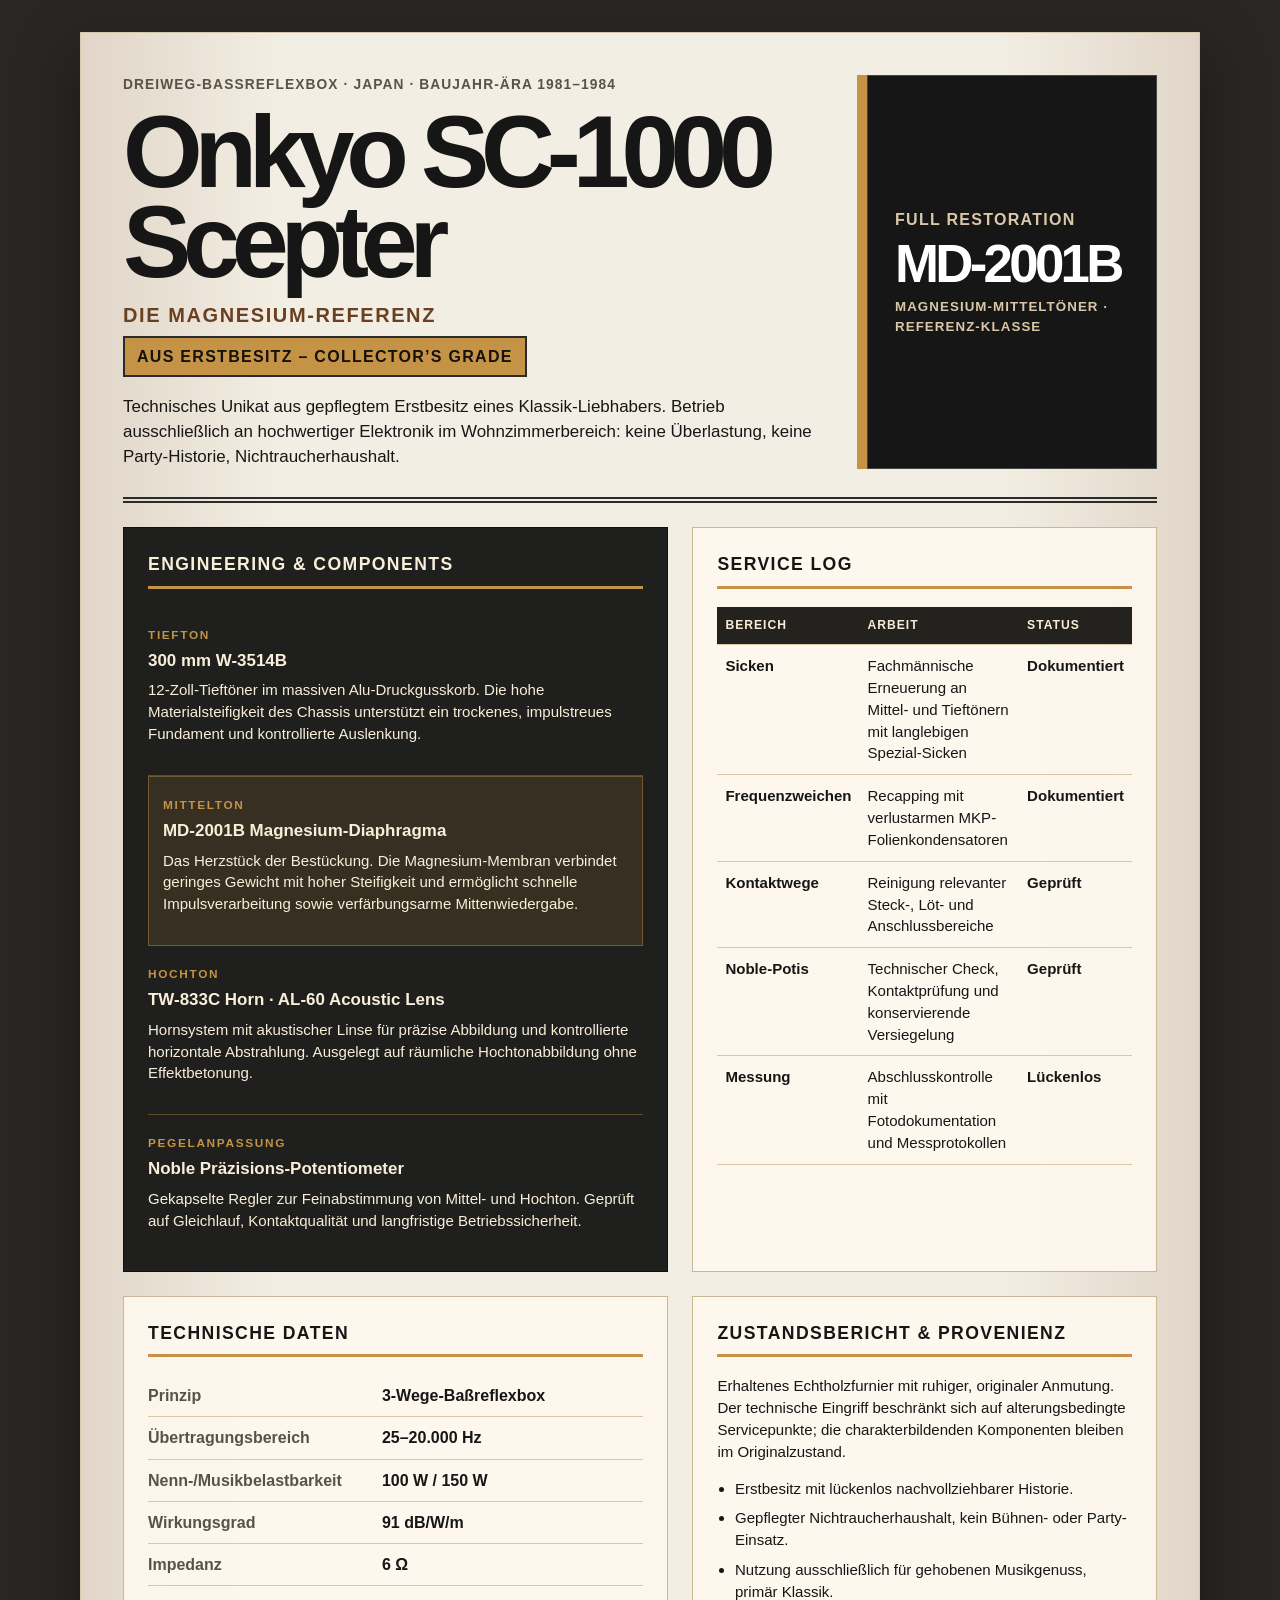
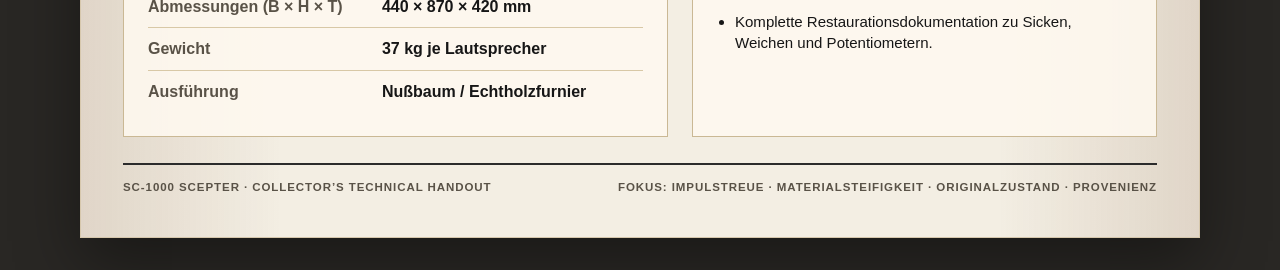
<file: index.html>
<!doctype html>
<html lang="de">
<head>
  <meta charset="utf-8">
  <meta name="viewport" content="width=device-width, initial-scale=1">
  <title>Onkyo SC-1000 Scepter | Die Magnesium-Referenz</title>
  <link rel="stylesheet" href="styles.css">
</head>
<body>
  <main class="sheet" aria-label="Technisches Datenblatt für Onkyo SC-1000 Scepter">
    <header class="hero">
      <div class="hero__copy">
        <p class="eyebrow">Dreiweg-Baßreflexbox · Japan · Baujahr-Ära 1981–1984</p>
        <h1>Onkyo SC-1000 Scepter</h1>
        <p class="subtitle">Die Magnesium-Referenz</p>
        <p class="grade">Aus Erstbesitz – Collector’s Grade</p>
        <p class="intro">
          Technisches Unikat aus gepflegtem Erstbesitz eines Klassik-Liebhabers.
          Betrieb ausschließlich an hochwertiger Elektronik im Wohnzimmerbereich:
          keine Überlastung, keine Party-Historie, Nichtraucherhaushalt.
        </p>
      </div>
      <aside class="hero__plate" aria-label="Kernmerkmale">
        <span>Full Restoration</span>
        <strong>MD-2001B</strong>
        <small>Magnesium-Mitteltöner · Referenz-Klasse</small>
      </aside>
    </header>

    <section class="grid two-col" aria-labelledby="engineering-title">
      <div class="panel panel--dark">
        <h2 id="engineering-title">Engineering &amp; Components</h2>
        <div class="component">
          <span class="component__label">Tiefton</span>
          <h3>300 mm W-3514B</h3>
          <p>
            12-Zoll-Tieftöner im massiven Alu-Druckgusskorb. Die hohe
            Materialsteifigkeit des Chassis unterstützt ein trockenes,
            impulstreues Fundament und kontrollierte Auslenkung.
          </p>
        </div>
        <div class="component component--highlight">
          <span class="component__label">Mittelton</span>
          <h3>MD-2001B Magnesium-Diaphragma</h3>
          <p>
            Das Herzstück der Bestückung. Die Magnesium-Membran verbindet
            geringes Gewicht mit hoher Steifigkeit und ermöglicht schnelle
            Impulsverarbeitung sowie verfärbungsarme Mittenwiedergabe.
          </p>
        </div>
        <div class="component">
          <span class="component__label">Hochton</span>
          <h3>TW-833C Horn · AL-60 Acoustic Lens</h3>
          <p>
            Hornsystem mit akustischer Linse für präzise Abbildung und
            kontrollierte horizontale Abstrahlung. Ausgelegt auf räumliche
            Hochtonabbildung ohne Effektbetonung.
          </p>
        </div>
        <div class="component">
          <span class="component__label">Pegelanpassung</span>
          <h3>Noble Präzisions-Potentiometer</h3>
          <p>
            Gekapselte Regler zur Feinabstimmung von Mittel- und Hochton.
            Geprüft auf Gleichlauf, Kontaktqualität und langfristige
            Betriebssicherheit.
          </p>
        </div>
      </div>

      <div class="panel">
        <h2>Service Log</h2>
        <table class="service-table">
          <thead>
            <tr>
              <th>Bereich</th>
              <th>Arbeit</th>
              <th>Status</th>
            </tr>
          </thead>
          <tbody>
            <tr>
              <td>Sicken</td>
              <td>Fachmännische Erneuerung an Mittel- und Tieftönern mit langlebigen Spezial-Sicken</td>
              <td>Dokumentiert</td>
            </tr>
            <tr>
              <td>Frequenzweichen</td>
              <td>Recapping mit verlustarmen MKP-Folienkondensatoren</td>
              <td>Dokumentiert</td>
            </tr>
            <tr>
              <td>Kontaktwege</td>
              <td>Reinigung relevanter Steck-, Löt- und Anschlussbereiche</td>
              <td>Geprüft</td>
            </tr>
            <tr>
              <td>Noble-Potis</td>
              <td>Technischer Check, Kontaktprüfung und konservierende Versiegelung</td>
              <td>Geprüft</td>
            </tr>
            <tr>
              <td>Messung</td>
              <td>Abschlusskontrolle mit Fotodokumentation und Messprotokollen</td>
              <td>Lückenlos</td>
            </tr>
          </tbody>
        </table>
      </div>
    </section>

    <section class="grid two-col bottom-row">
      <div class="panel specs" aria-labelledby="specs-title">
        <h2 id="specs-title">Technische Daten</h2>
        <dl>
          <div><dt>Prinzip</dt><dd>3-Wege-Baßreflexbox</dd></div>
          <div><dt>Übertragungsbereich</dt><dd>25–20.000 Hz</dd></div>
          <div><dt>Nenn-/Musikbelastbarkeit</dt><dd>100 W / 150 W</dd></div>
          <div><dt>Wirkungsgrad</dt><dd>91 dB/W/m</dd></div>
          <div><dt>Impedanz</dt><dd>6 Ω</dd></div>
          <div><dt>Abmessungen (B × H × T)</dt><dd>440 × 870 × 420 mm</dd></div>
          <div><dt>Gewicht</dt><dd>37 kg je Lautsprecher</dd></div>
          <div><dt>Ausführung</dt><dd>Nußbaum / Echtholzfurnier</dd></div>
        </dl>
      </div>

      <div class="panel condition" aria-labelledby="condition-title">
        <h2 id="condition-title">Zustandsbericht &amp; Provenienz</h2>
        <p>
          Erhaltenes Echtholzfurnier mit ruhiger, originaler Anmutung. Der
          technische Eingriff beschränkt sich auf alterungsbedingte Servicepunkte;
          die charakterbildenden Komponenten bleiben im Originalzustand.
        </p>
        <ul>
          <li>Erstbesitz mit lückenlos nachvollziehbarer Historie.</li>
          <li>Gepflegter Nichtraucherhaushalt, kein Bühnen- oder Party-Einsatz.</li>
          <li>Nutzung ausschließlich für gehobenen Musikgenuss, primär Klassik.</li>
          <li>Komplette Restaurationsdokumentation zu Sicken, Weichen und Potentiometern.</li>
        </ul>
      </div>
    </section>

    <footer class="footer">
      <p>SC-1000 Scepter · Collector’s Technical Handout</p>
      <p>Fokus: Impulstreue · Materialsteifigkeit · Originalzustand · Provenienz</p>
    </footer>
  </main>
</body>
</html>
</file>
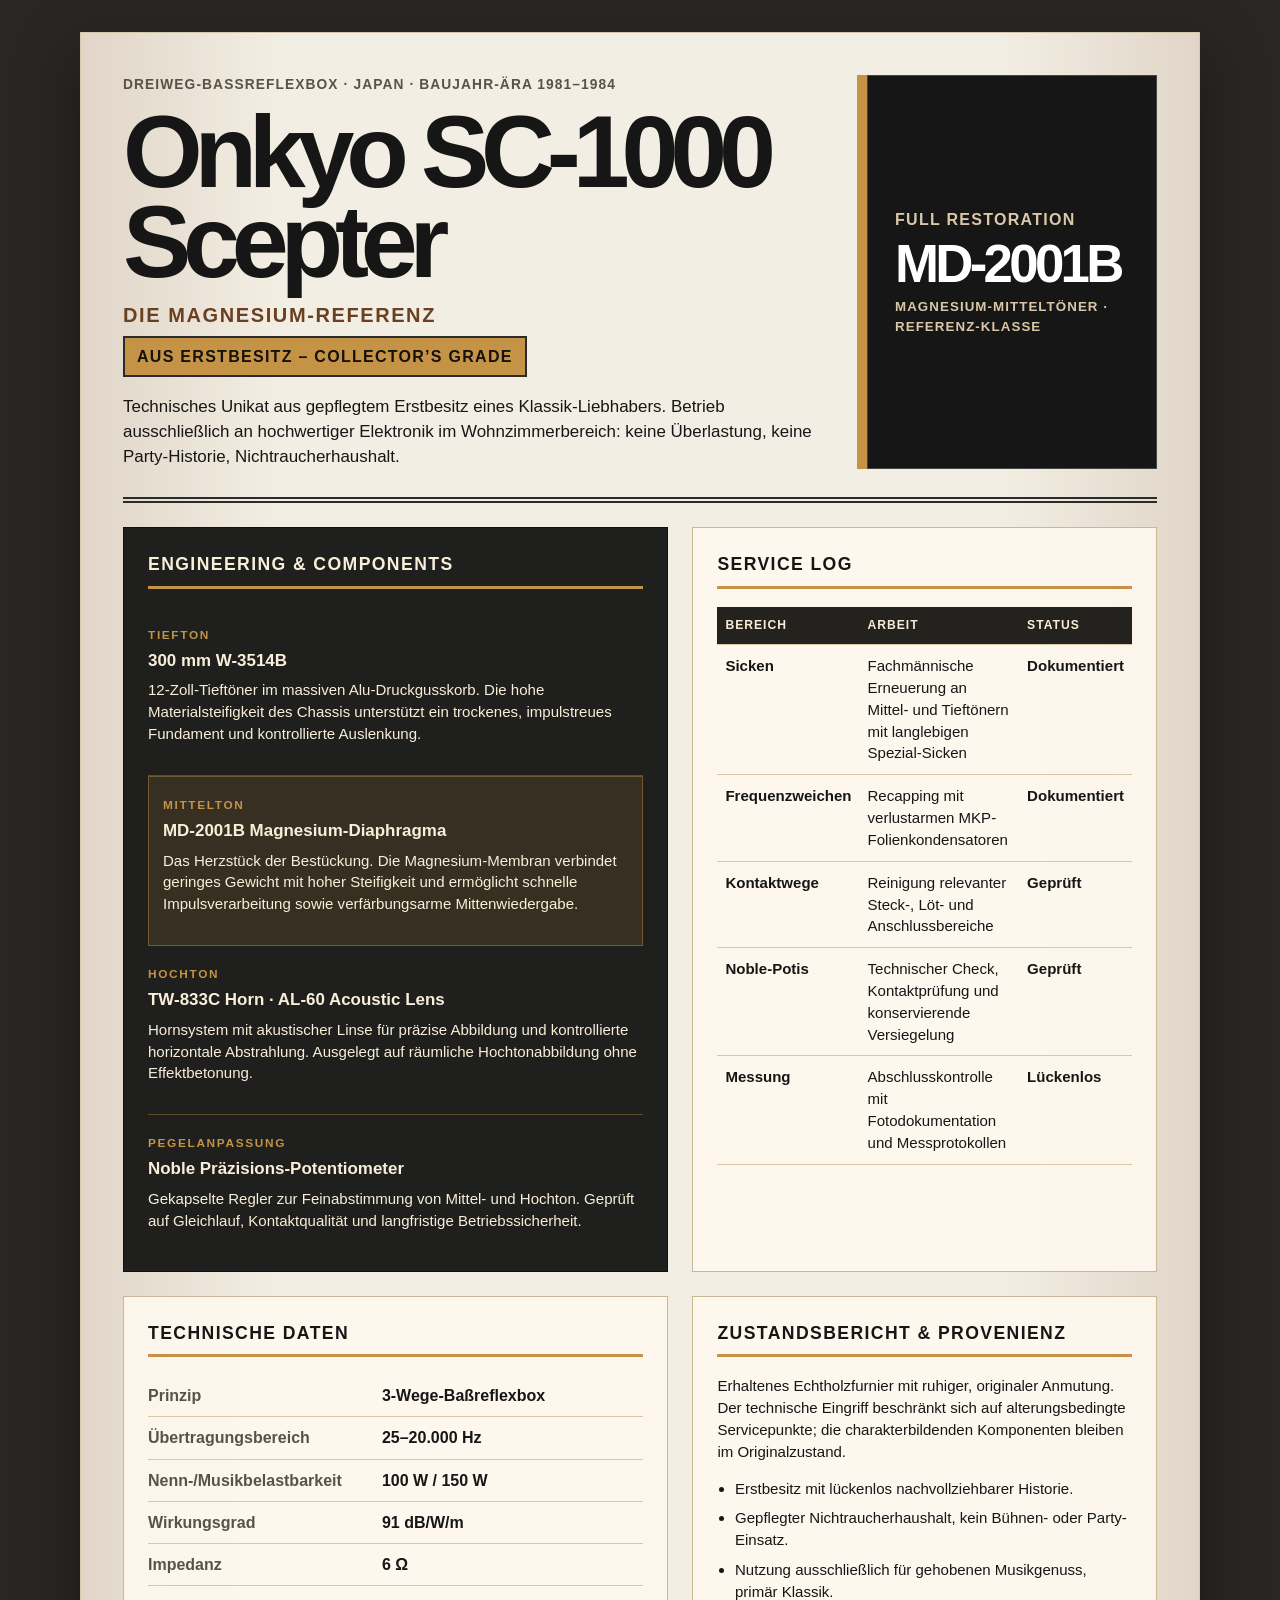
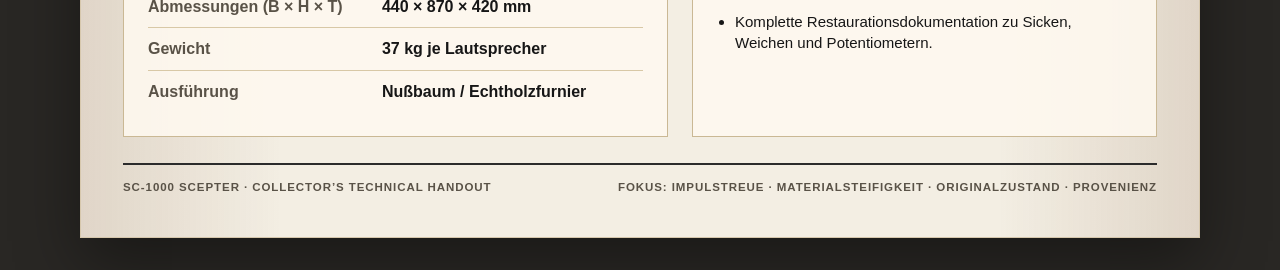
<file: onkyo-sc-1000-onepager.html>
<!doctype html>
<html lang="de">
<head>
  <meta charset="utf-8">
  <meta name="viewport" content="width=device-width, initial-scale=1">
  <title>Onkyo SC-1000 Scepter | Die Magnesium-Referenz | Einzeldatei</title>
  <style>
:root {
  --ink: #161616;
  --muted: #595247;
  --paper: #f3eee3;
  --panel: #fffaf0;
  --gold: #c49345;
  --walnut: #6b3f21;
  --rule: #2b2b2b;
}

* {
  box-sizing: border-box;
}

body {
  margin: 0;
  min-height: 100vh;
  background: #292724;
  color: var(--ink);
  font-family: "Helvetica Neue", Arial, sans-serif;
  line-height: 1.45;
}

.sheet {
  width: min(1120px, calc(100vw - 32px));
  margin: 32px auto;
  padding: 42px;
  background:
    linear-gradient(90deg, rgba(107, 63, 33, 0.14), transparent 18%, transparent 82%, rgba(107, 63, 33, 0.14)),
    var(--paper);
  border: 1px solid #d6c7ac;
  box-shadow: 0 24px 60px rgba(0, 0, 0, 0.38);
}

.hero {
  display: grid;
  grid-template-columns: 1fr 300px;
  gap: 32px;
  align-items: stretch;
  padding-bottom: 28px;
  border-bottom: 6px double var(--rule);
}

.eyebrow,
.subtitle,
.grade,
.footer {
  letter-spacing: 0.08em;
  text-transform: uppercase;
}

.eyebrow {
  margin: 0 0 12px;
  color: var(--muted);
  font-size: 0.86rem;
  font-weight: 700;
}

h1 {
  margin: 0;
  font-size: clamp(3.2rem, 8vw, 6.6rem);
  line-height: 0.88;
  letter-spacing: -0.08em;
  font-weight: 900;
}

.subtitle {
  margin: 14px 0 6px;
  color: var(--walnut);
  font-size: 1.25rem;
  font-weight: 900;
}

.grade {
  display: inline-block;
  margin: 0 0 18px;
  padding: 7px 12px;
  border: 2px solid var(--rule);
  background: var(--gold);
  color: #16110a;
  font-weight: 900;
}

.intro {
  max-width: 760px;
  margin: 0;
  font-size: 1.06rem;
}

.hero__plate {
  display: grid;
  align-content: center;
  justify-items: start;
  padding: 28px;
  background: var(--ink);
  color: #f7efe0;
  border-left: 10px solid var(--gold);
  box-shadow: inset 0 0 0 1px rgba(255, 255, 255, 0.2);
}

.hero__plate span,
.hero__plate small {
  color: #d9c8a7;
  font-weight: 700;
  text-transform: uppercase;
  letter-spacing: 0.08em;
}

.hero__plate strong {
  margin: 8px 0;
  color: #ffffff;
  font-size: 3.3rem;
  line-height: 0.95;
  letter-spacing: -0.07em;
}

.grid {
  display: grid;
  gap: 24px;
  margin-top: 24px;
}

.two-col {
  grid-template-columns: minmax(0, 1.08fr) minmax(320px, 0.92fr);
}

.panel {
  padding: 24px;
  background: rgba(255, 250, 240, 0.86);
  border: 1px solid #cab894;
}

.panel--dark {
  background: #1f1f1d;
  color: #f9efd9;
  border-color: #111;
}

h2 {
  margin: 0 0 18px;
  padding-bottom: 8px;
  border-bottom: 3px solid var(--gold);
  font-size: 1.1rem;
  letter-spacing: 0.08em;
  text-transform: uppercase;
}

.component {
  padding: 15px 0;
  border-bottom: 1px solid rgba(196, 147, 69, 0.38);
}

.component:last-child {
  border-bottom: 0;
  padding-bottom: 0;
}

.component--highlight {
  padding-inline: 14px;
  background: rgba(196, 147, 69, 0.14);
  border: 1px solid rgba(196, 147, 69, 0.42);
}

.component__label {
  color: var(--gold);
  font-size: 0.74rem;
  font-weight: 900;
  letter-spacing: 0.14em;
  text-transform: uppercase;
}

h3 {
  margin: 4px 0 6px;
  font-size: 1.06rem;
}

p {
  margin-top: 0;
}

.component p,
.condition p,
.condition li,
.service-table {
  font-size: 0.94rem;
}

.service-table {
  width: 100%;
  border-collapse: collapse;
}

.service-table th,
.service-table td {
  padding: 10px 8px;
  border-bottom: 1px solid #d8c8a6;
  vertical-align: top;
  text-align: left;
}

.service-table th {
  background: #24221e;
  color: #f8ecd6;
  font-size: 0.76rem;
  letter-spacing: 0.08em;
  text-transform: uppercase;
}

.service-table td:first-child,
.service-table td:last-child {
  font-weight: 800;
  white-space: nowrap;
}

.specs dl {
  margin: 0;
}

.specs div {
  display: grid;
  grid-template-columns: 1fr 1.2fr;
  gap: 16px;
  padding: 9px 0;
  border-bottom: 1px solid #d8c8a6;
}

.specs div:last-child {
  border-bottom: 0;
}

.specs dt {
  color: var(--muted);
  font-weight: 800;
}

.specs dd {
  margin: 0;
  font-weight: 800;
}

.condition ul {
  margin: 0;
  padding-left: 1.1rem;
}

.condition li + li {
  margin-top: 8px;
}

.footer {
  display: flex;
  justify-content: space-between;
  gap: 20px;
  margin-top: 26px;
  padding-top: 14px;
  border-top: 2px solid var(--rule);
  color: var(--muted);
  font-size: 0.72rem;
  font-weight: 900;
}

.footer p {
  margin: 0;
}

@media (max-width: 860px) {
  .sheet {
    width: 100%;
    margin: 0;
    padding: 24px;
  }

  .hero,
  .two-col {
    grid-template-columns: 1fr;
  }

  .footer {
    display: block;
  }

  .footer p + p {
    margin-top: 8px;
  }
}

@media print {
  body {
    background: #fff;
  }

  .sheet {
    width: 210mm;
    min-height: 297mm;
    margin: 0;
    box-shadow: none;
  }
}

  </style>
</head>
<body>
  <main class="sheet" aria-label="Technisches Datenblatt für Onkyo SC-1000 Scepter">
    <header class="hero">
      <div class="hero__copy">
        <p class="eyebrow">Dreiweg-Baßreflexbox · Japan · Baujahr-Ära 1981–1984</p>
        <h1>Onkyo SC-1000 Scepter</h1>
        <p class="subtitle">Die Magnesium-Referenz</p>
        <p class="grade">Aus Erstbesitz – Collector’s Grade</p>
        <p class="intro">
          Technisches Unikat aus gepflegtem Erstbesitz eines Klassik-Liebhabers.
          Betrieb ausschließlich an hochwertiger Elektronik im Wohnzimmerbereich:
          keine Überlastung, keine Party-Historie, Nichtraucherhaushalt.
        </p>
      </div>
      <aside class="hero__plate" aria-label="Kernmerkmale">
        <span>Full Restoration</span>
        <strong>MD-2001B</strong>
        <small>Magnesium-Mitteltöner · Referenz-Klasse</small>
      </aside>
    </header>

    <section class="grid two-col" aria-labelledby="engineering-title">
      <div class="panel panel--dark">
        <h2 id="engineering-title">Engineering &amp; Components</h2>
        <div class="component">
          <span class="component__label">Tiefton</span>
          <h3>300 mm W-3514B</h3>
          <p>
            12-Zoll-Tieftöner im massiven Alu-Druckgusskorb. Die hohe
            Materialsteifigkeit des Chassis unterstützt ein trockenes,
            impulstreues Fundament und kontrollierte Auslenkung.
          </p>
        </div>
        <div class="component component--highlight">
          <span class="component__label">Mittelton</span>
          <h3>MD-2001B Magnesium-Diaphragma</h3>
          <p>
            Das Herzstück der Bestückung. Die Magnesium-Membran verbindet
            geringes Gewicht mit hoher Steifigkeit und ermöglicht schnelle
            Impulsverarbeitung sowie verfärbungsarme Mittenwiedergabe.
          </p>
        </div>
        <div class="component">
          <span class="component__label">Hochton</span>
          <h3>TW-833C Horn · AL-60 Acoustic Lens</h3>
          <p>
            Hornsystem mit akustischer Linse für präzise Abbildung und
            kontrollierte horizontale Abstrahlung. Ausgelegt auf räumliche
            Hochtonabbildung ohne Effektbetonung.
          </p>
        </div>
        <div class="component">
          <span class="component__label">Pegelanpassung</span>
          <h3>Noble Präzisions-Potentiometer</h3>
          <p>
            Gekapselte Regler zur Feinabstimmung von Mittel- und Hochton.
            Geprüft auf Gleichlauf, Kontaktqualität und langfristige
            Betriebssicherheit.
          </p>
        </div>
      </div>

      <div class="panel">
        <h2>Service Log</h2>
        <table class="service-table">
          <thead>
            <tr>
              <th>Bereich</th>
              <th>Arbeit</th>
              <th>Status</th>
            </tr>
          </thead>
          <tbody>
            <tr>
              <td>Sicken</td>
              <td>Fachmännische Erneuerung an Mittel- und Tieftönern mit langlebigen Spezial-Sicken</td>
              <td>Dokumentiert</td>
            </tr>
            <tr>
              <td>Frequenzweichen</td>
              <td>Recapping mit verlustarmen MKP-Folienkondensatoren</td>
              <td>Dokumentiert</td>
            </tr>
            <tr>
              <td>Kontaktwege</td>
              <td>Reinigung relevanter Steck-, Löt- und Anschlussbereiche</td>
              <td>Geprüft</td>
            </tr>
            <tr>
              <td>Noble-Potis</td>
              <td>Technischer Check, Kontaktprüfung und konservierende Versiegelung</td>
              <td>Geprüft</td>
            </tr>
            <tr>
              <td>Messung</td>
              <td>Abschlusskontrolle mit Fotodokumentation und Messprotokollen</td>
              <td>Lückenlos</td>
            </tr>
          </tbody>
        </table>
      </div>
    </section>

    <section class="grid two-col bottom-row">
      <div class="panel specs" aria-labelledby="specs-title">
        <h2 id="specs-title">Technische Daten</h2>
        <dl>
          <div><dt>Prinzip</dt><dd>3-Wege-Baßreflexbox</dd></div>
          <div><dt>Übertragungsbereich</dt><dd>25–20.000 Hz</dd></div>
          <div><dt>Nenn-/Musikbelastbarkeit</dt><dd>100 W / 150 W</dd></div>
          <div><dt>Wirkungsgrad</dt><dd>91 dB/W/m</dd></div>
          <div><dt>Impedanz</dt><dd>6 Ω</dd></div>
          <div><dt>Abmessungen (B × H × T)</dt><dd>440 × 870 × 420 mm</dd></div>
          <div><dt>Gewicht</dt><dd>37 kg je Lautsprecher</dd></div>
          <div><dt>Ausführung</dt><dd>Nußbaum / Echtholzfurnier</dd></div>
        </dl>
      </div>

      <div class="panel condition" aria-labelledby="condition-title">
        <h2 id="condition-title">Zustandsbericht &amp; Provenienz</h2>
        <p>
          Erhaltenes Echtholzfurnier mit ruhiger, originaler Anmutung. Der
          technische Eingriff beschränkt sich auf alterungsbedingte Servicepunkte;
          die charakterbildenden Komponenten bleiben im Originalzustand.
        </p>
        <ul>
          <li>Erstbesitz mit lückenlos nachvollziehbarer Historie.</li>
          <li>Gepflegter Nichtraucherhaushalt, kein Bühnen- oder Party-Einsatz.</li>
          <li>Nutzung ausschließlich für gehobenen Musikgenuss, primär Klassik.</li>
          <li>Komplette Restaurationsdokumentation zu Sicken, Weichen und Potentiometern.</li>
        </ul>
      </div>
    </section>

    <footer class="footer">
      <p>SC-1000 Scepter · Collector’s Technical Handout</p>
      <p>Fokus: Impulstreue · Materialsteifigkeit · Originalzustand · Provenienz</p>
    </footer>
  </main>
</body>
</html>
</file>
<file: styles.css>
:root {
  --ink: #161616;
  --muted: #595247;
  --paper: #f3eee3;
  --panel: #fffaf0;
  --gold: #c49345;
  --walnut: #6b3f21;
  --rule: #2b2b2b;
}

* {
  box-sizing: border-box;
}

body {
  margin: 0;
  min-height: 100vh;
  background: #292724;
  color: var(--ink);
  font-family: "Helvetica Neue", Arial, sans-serif;
  line-height: 1.45;
}

.sheet {
  width: min(1120px, calc(100vw - 32px));
  margin: 32px auto;
  padding: 42px;
  background:
    linear-gradient(90deg, rgba(107, 63, 33, 0.14), transparent 18%, transparent 82%, rgba(107, 63, 33, 0.14)),
    var(--paper);
  border: 1px solid #d6c7ac;
  box-shadow: 0 24px 60px rgba(0, 0, 0, 0.38);
}

.hero {
  display: grid;
  grid-template-columns: 1fr 300px;
  gap: 32px;
  align-items: stretch;
  padding-bottom: 28px;
  border-bottom: 6px double var(--rule);
}

.eyebrow,
.subtitle,
.grade,
.footer {
  letter-spacing: 0.08em;
  text-transform: uppercase;
}

.eyebrow {
  margin: 0 0 12px;
  color: var(--muted);
  font-size: 0.86rem;
  font-weight: 700;
}

h1 {
  margin: 0;
  font-size: clamp(3.2rem, 8vw, 6.6rem);
  line-height: 0.88;
  letter-spacing: -0.08em;
  font-weight: 900;
}

.subtitle {
  margin: 14px 0 6px;
  color: var(--walnut);
  font-size: 1.25rem;
  font-weight: 900;
}

.grade {
  display: inline-block;
  margin: 0 0 18px;
  padding: 7px 12px;
  border: 2px solid var(--rule);
  background: var(--gold);
  color: #16110a;
  font-weight: 900;
}

.intro {
  max-width: 760px;
  margin: 0;
  font-size: 1.06rem;
}

.hero__plate {
  display: grid;
  align-content: center;
  justify-items: start;
  padding: 28px;
  background: var(--ink);
  color: #f7efe0;
  border-left: 10px solid var(--gold);
  box-shadow: inset 0 0 0 1px rgba(255, 255, 255, 0.2);
}

.hero__plate span,
.hero__plate small {
  color: #d9c8a7;
  font-weight: 700;
  text-transform: uppercase;
  letter-spacing: 0.08em;
}

.hero__plate strong {
  margin: 8px 0;
  color: #ffffff;
  font-size: 3.3rem;
  line-height: 0.95;
  letter-spacing: -0.07em;
}

.grid {
  display: grid;
  gap: 24px;
  margin-top: 24px;
}

.two-col {
  grid-template-columns: minmax(0, 1.08fr) minmax(320px, 0.92fr);
}

.panel {
  padding: 24px;
  background: rgba(255, 250, 240, 0.86);
  border: 1px solid #cab894;
}

.panel--dark {
  background: #1f1f1d;
  color: #f9efd9;
  border-color: #111;
}

h2 {
  margin: 0 0 18px;
  padding-bottom: 8px;
  border-bottom: 3px solid var(--gold);
  font-size: 1.1rem;
  letter-spacing: 0.08em;
  text-transform: uppercase;
}

.component {
  padding: 15px 0;
  border-bottom: 1px solid rgba(196, 147, 69, 0.38);
}

.component:last-child {
  border-bottom: 0;
  padding-bottom: 0;
}

.component--highlight {
  padding-inline: 14px;
  background: rgba(196, 147, 69, 0.14);
  border: 1px solid rgba(196, 147, 69, 0.42);
}

.component__label {
  color: var(--gold);
  font-size: 0.74rem;
  font-weight: 900;
  letter-spacing: 0.14em;
  text-transform: uppercase;
}

h3 {
  margin: 4px 0 6px;
  font-size: 1.06rem;
}

p {
  margin-top: 0;
}

.component p,
.condition p,
.condition li,
.service-table {
  font-size: 0.94rem;
}

.service-table {
  width: 100%;
  border-collapse: collapse;
}

.service-table th,
.service-table td {
  padding: 10px 8px;
  border-bottom: 1px solid #d8c8a6;
  vertical-align: top;
  text-align: left;
}

.service-table th {
  background: #24221e;
  color: #f8ecd6;
  font-size: 0.76rem;
  letter-spacing: 0.08em;
  text-transform: uppercase;
}

.service-table td:first-child,
.service-table td:last-child {
  font-weight: 800;
  white-space: nowrap;
}

.specs dl {
  margin: 0;
}

.specs div {
  display: grid;
  grid-template-columns: 1fr 1.2fr;
  gap: 16px;
  padding: 9px 0;
  border-bottom: 1px solid #d8c8a6;
}

.specs div:last-child {
  border-bottom: 0;
}

.specs dt {
  color: var(--muted);
  font-weight: 800;
}

.specs dd {
  margin: 0;
  font-weight: 800;
}

.condition ul {
  margin: 0;
  padding-left: 1.1rem;
}

.condition li + li {
  margin-top: 8px;
}

.footer {
  display: flex;
  justify-content: space-between;
  gap: 20px;
  margin-top: 26px;
  padding-top: 14px;
  border-top: 2px solid var(--rule);
  color: var(--muted);
  font-size: 0.72rem;
  font-weight: 900;
}

.footer p {
  margin: 0;
}

@media (max-width: 860px) {
  .sheet {
    width: 100%;
    margin: 0;
    padding: 24px;
  }

  .hero,
  .two-col {
    grid-template-columns: 1fr;
  }

  .footer {
    display: block;
  }

  .footer p + p {
    margin-top: 8px;
  }
}

@media print {
  body {
    background: #fff;
  }

  .sheet {
    width: 210mm;
    min-height: 297mm;
    margin: 0;
    box-shadow: none;
  }
}
</file>
